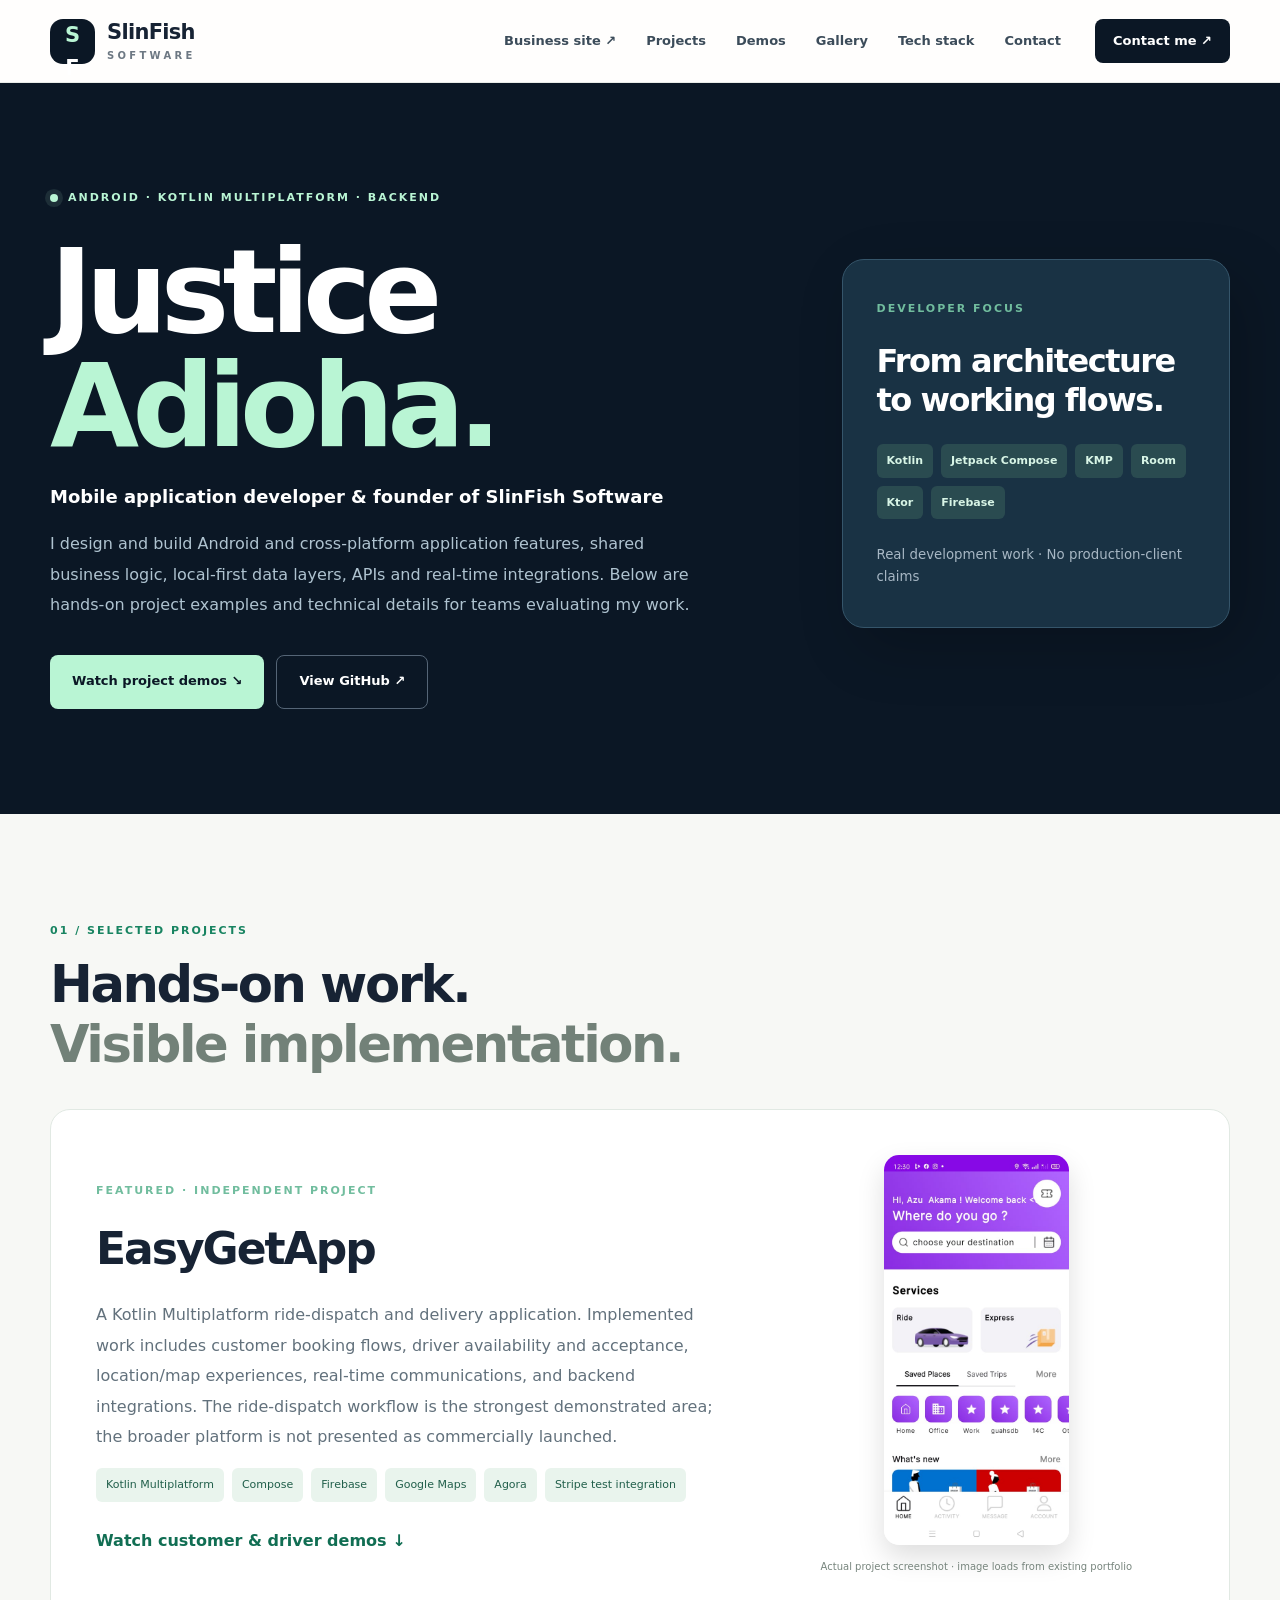
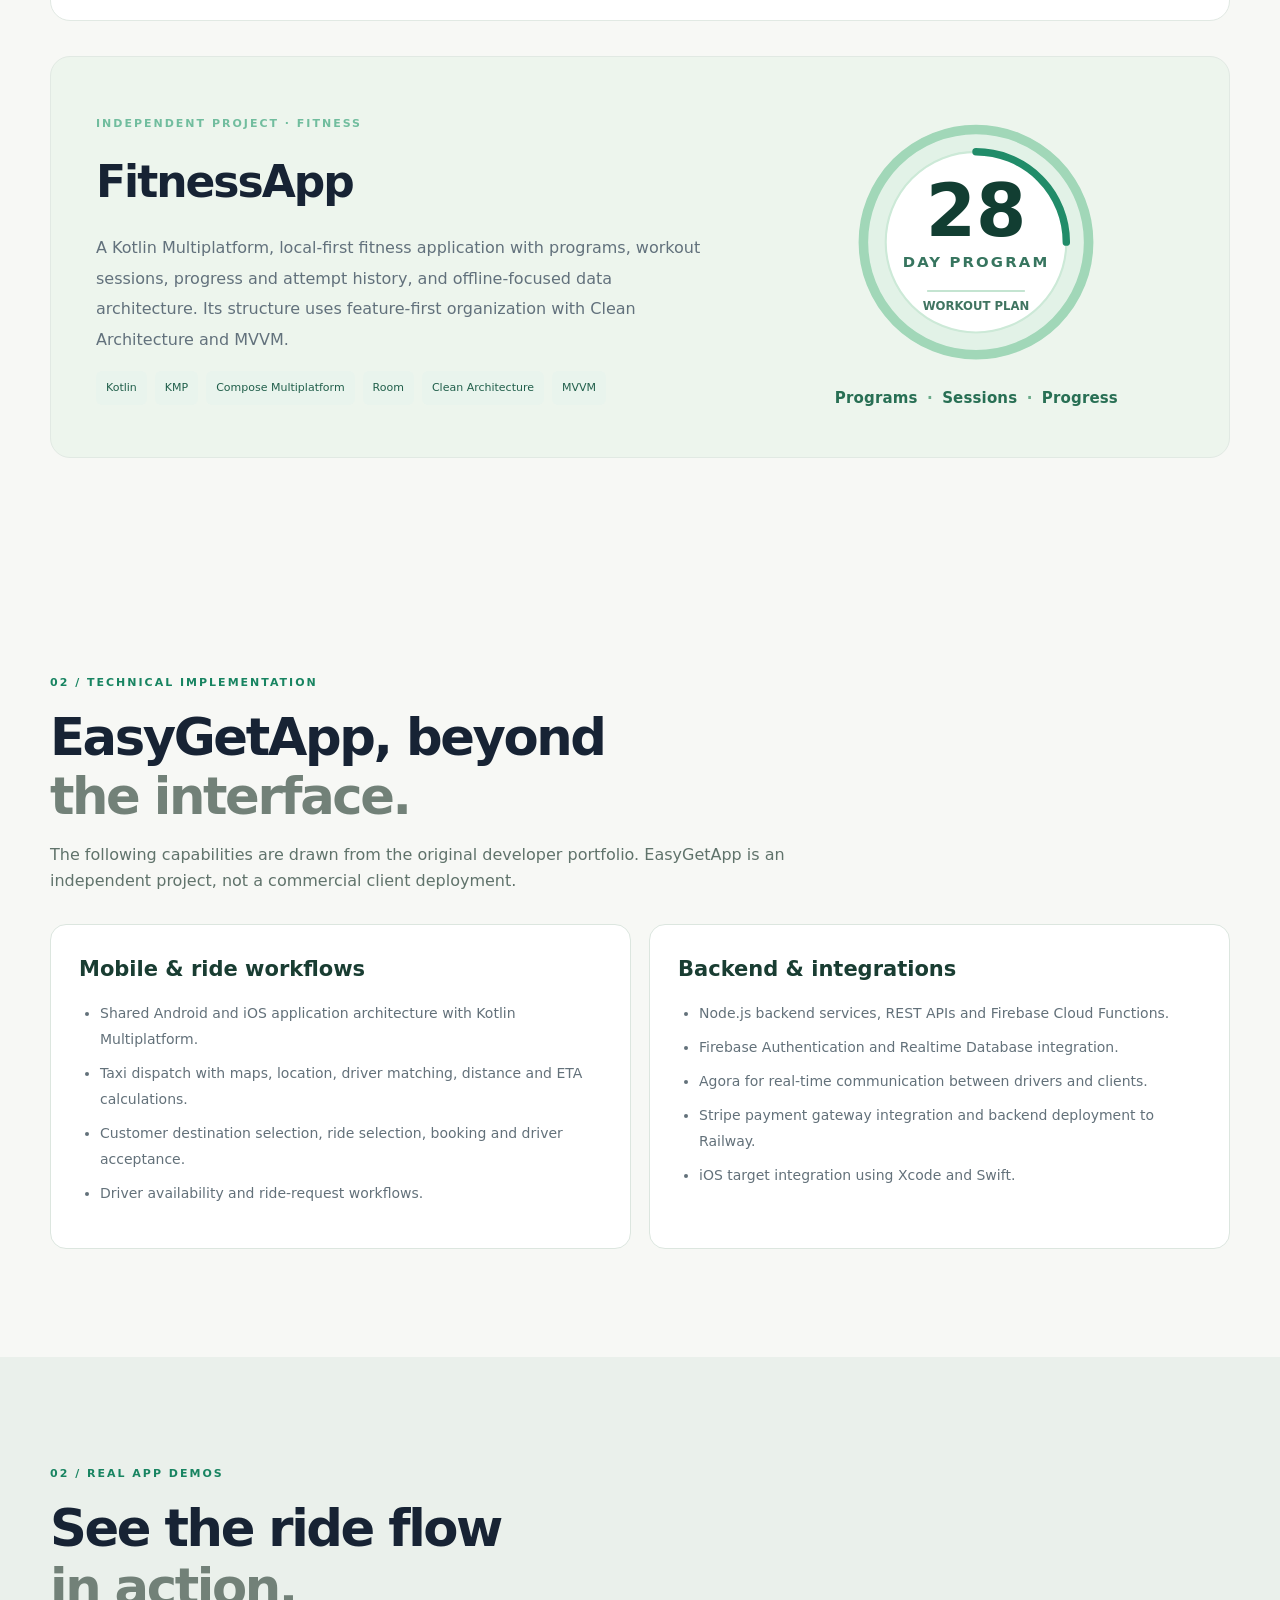
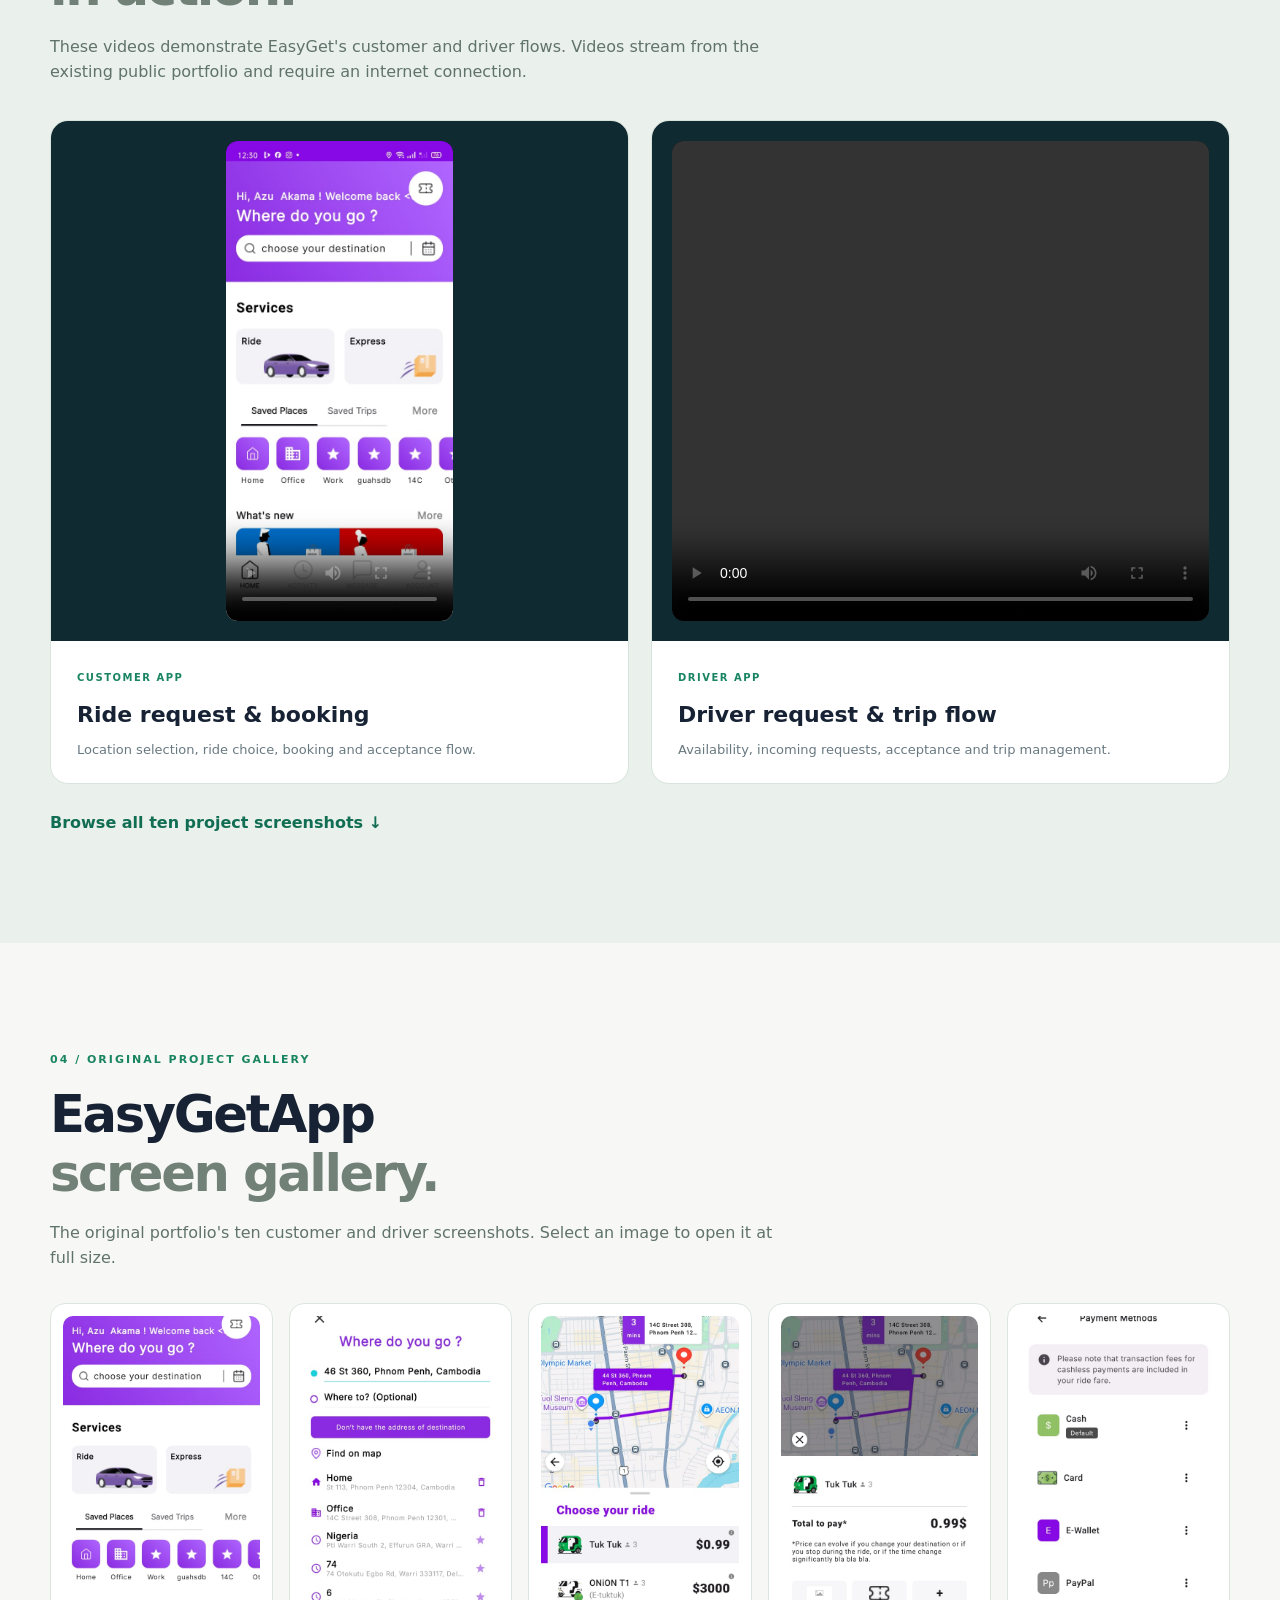
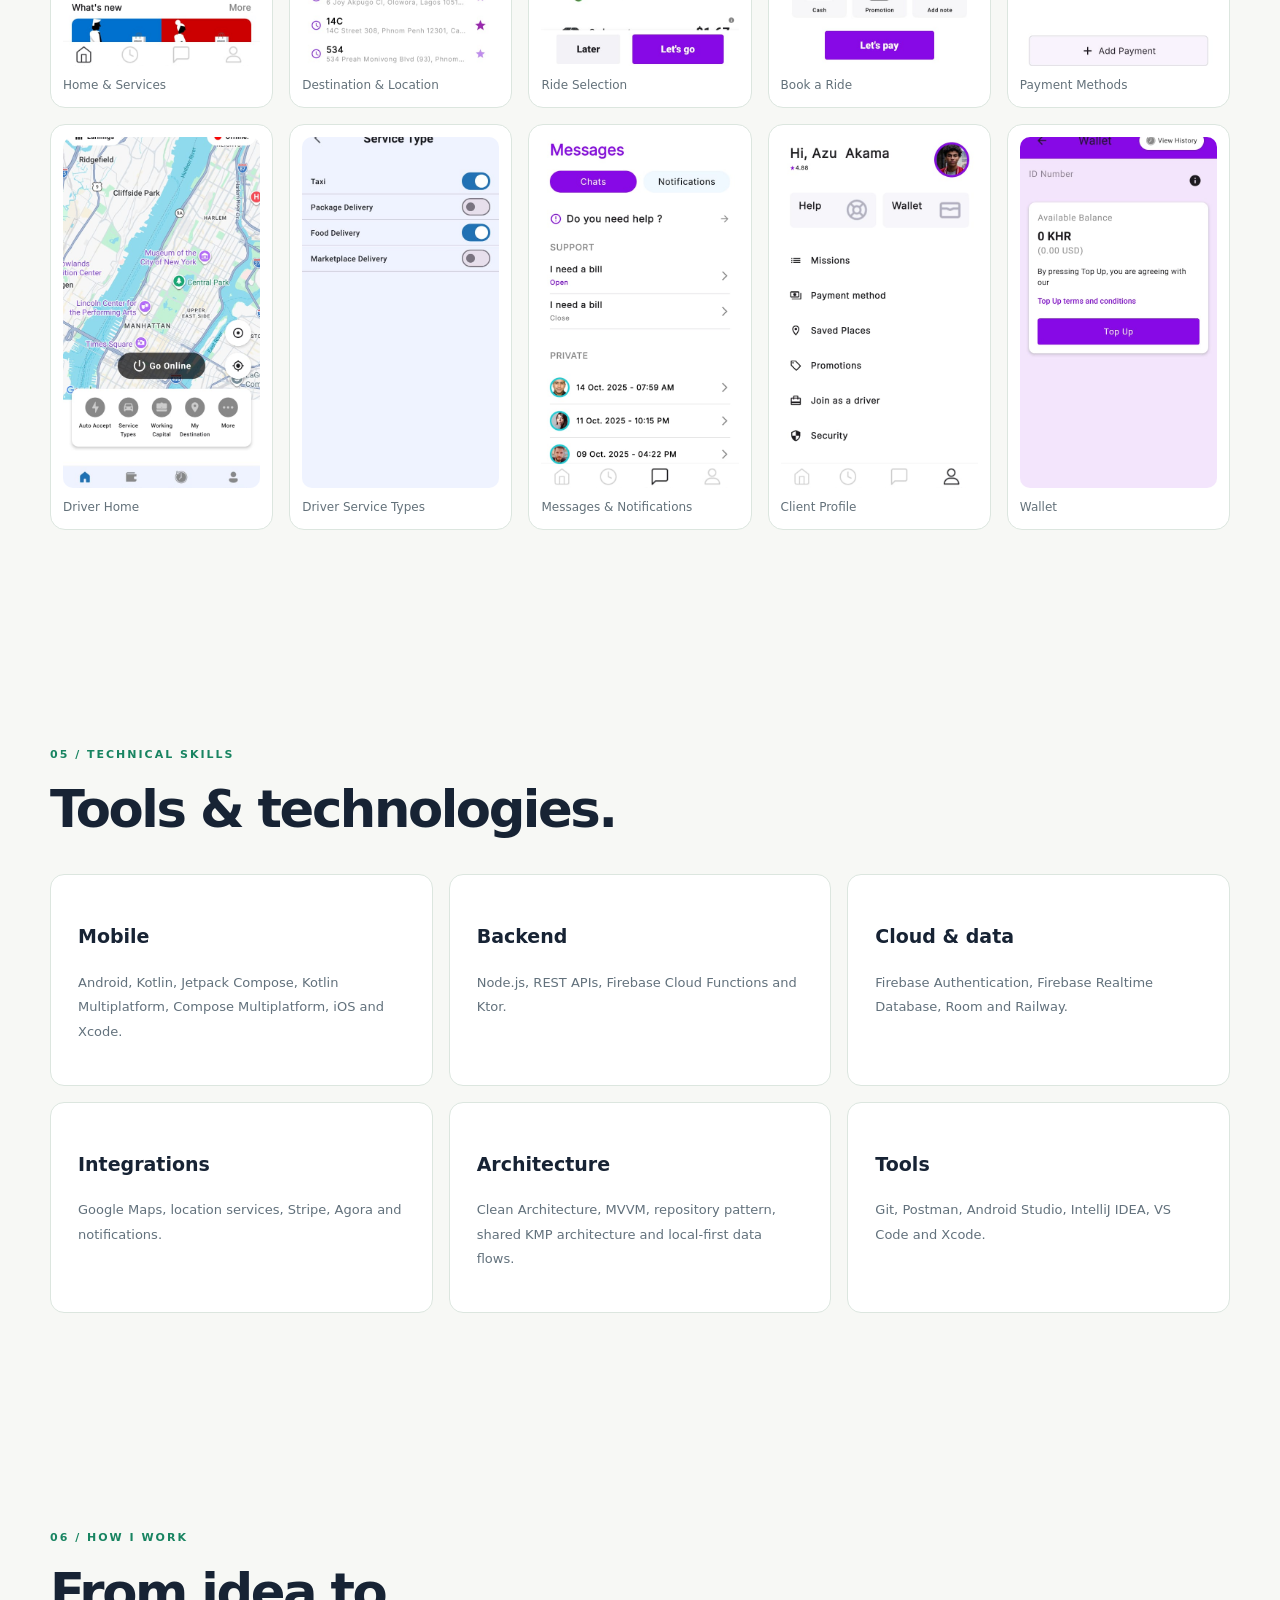
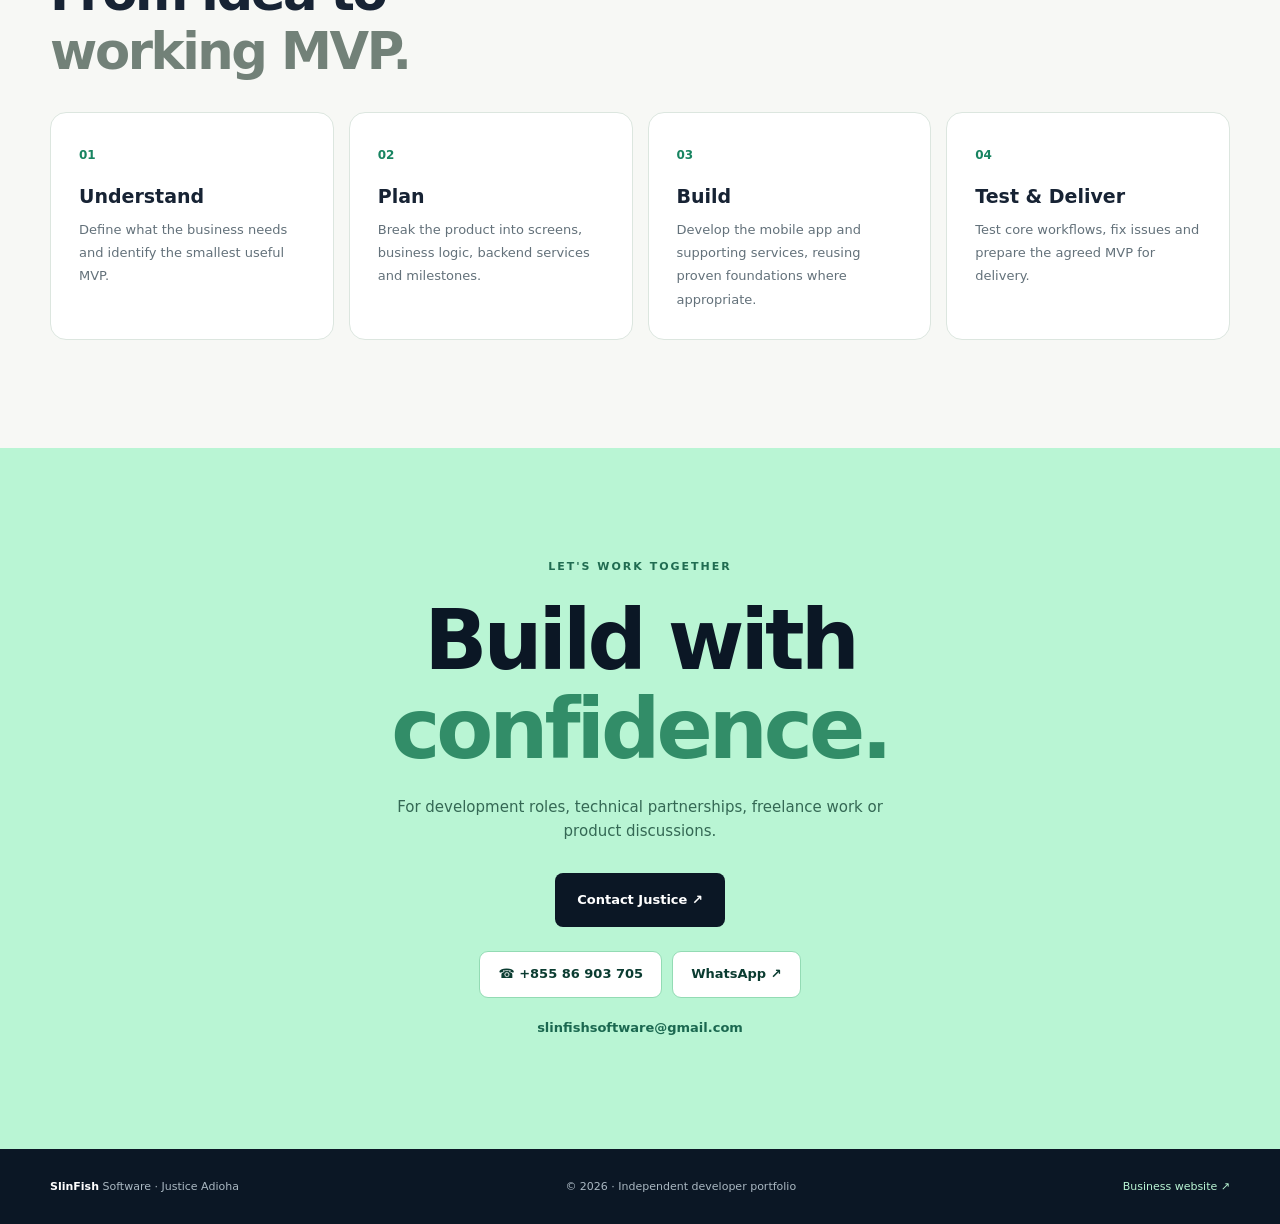
<file: developer.html>
<!doctype html>
<html lang="en"><head><meta charset="utf-8"><meta name="viewport" content="width=device-width, initial-scale=1">
<title>Justice Adioha | Android & Kotlin Multiplatform Developer</title>
<meta name="description" content="Justice Adioha, Android and Kotlin Multiplatform developer. Explore Kotlin mobile architecture, EasyGet demos and FitnessApp project work.">
<link rel="stylesheet" href="style.css"><link rel="stylesheet" href="developer.css"></head><body>
<header class="header"><div class="wrap nav"><a class="brand" href="index.html"><span class="brand-mark">S<span>F</span></span><span class="brand-text"><strong>SlinFish</strong><small>SOFTWARE</small></span></a><nav class="nav-links" id="main-nav"><a href="index.html">Business site ↗</a><a href="#projects">Projects</a><a href="#easyget-demo">Demos</a><a href="#gallery">Gallery</a><a href="#skills">Tech stack</a><a href="#contact">Contact</a></nav><a class="nav-cta" href="mailto:slinfishsoftware@gmail.com?subject=Developer%20collaboration">Contact me ↗</a><button class="menu-button" type="button" aria-controls="main-nav" aria-expanded="false" aria-label="Toggle menu">☰</button></div></header>
<main><section class="developer-hero"><div class="wrap developer-hero-grid"><div><p class="eyebrow"><span class="live-dot"></span> ANDROID · KOTLIN MULTIPLATFORM · BACKEND</p><h1>Justice<br><em>Adioha.</em></h1><p class="developer-role">Mobile application developer & founder of SlinFish Software</p><p class="developer-intro">I design and build Android and cross-platform application features, shared business logic, local-first data layers, APIs and real-time integrations. Below are hands-on project examples and technical details for teams evaluating my work.</p><div class="hero-actions"><a class="btn btn-mint" href="#easyget-demo">Watch project demos ↘</a><a class="btn btn-outline" href="https://github.com/SlinFish" target="_blank" rel="noopener noreferrer">View GitHub ↗</a></div></div><div class="dev-hero-card"><span>DEVELOPER FOCUS</span><strong>From architecture<br>to working flows.</strong><div class="dev-stack"><b>Kotlin</b><b>Jetpack Compose</b><b>KMP</b><b>Room</b><b>Ktor</b><b>Firebase</b></div><small>Real development work · No production-client claims</small></div></div></section>
<section id="projects" class="section dev-section"><div class="wrap"><p class="kicker">01 / SELECTED PROJECTS</p><h2>Hands-on work.<br><span>Visible implementation.</span></h2><div class="dev-project"><div class="dev-project-copy"><span class="dev-project-kicker">FEATURED · INDEPENDENT PROJECT</span><h3>EasyGetApp</h3><p>A Kotlin Multiplatform ride-dispatch and delivery application. Implemented work includes customer booking flows, driver availability and acceptance, location/map experiences, real-time communications, and backend integrations. The ride-dispatch workflow is the strongest demonstrated area; the broader platform is not presented as commercially launched.</p><div class="dev-pills"><span>Kotlin Multiplatform</span><span>Compose</span><span>Firebase</span><span>Google Maps</span><span>Agora</span><span>Stripe test integration</span></div><a class="dev-link" href="#easyget-demo">Watch customer & driver demos ↓</a></div><div class="dev-project-art"><img loading="lazy" src="assets/01-home-services.jpeg" alt="EasyGet app home screen showing services"><small>Actual project screenshot · image loads from existing portfolio</small></div></div><div class="dev-project dev-project-fitness"><div class="dev-project-copy"><span class="dev-project-kicker">INDEPENDENT PROJECT · FITNESS</span><h3>FitnessApp</h3><p>A Kotlin Multiplatform, local-first fitness application with programs, workout sessions, progress and attempt history, and offline-focused data architecture. Its structure uses feature-first organization with Clean Architecture and MVVM.</p><div class="dev-pills"><span>Kotlin</span><span>KMP</span><span>Compose Multiplatform</span><span>Room</span><span>Clean Architecture</span><span>MVVM</span></div></div><div class="dev-fitness-art" role="img" aria-label="FitnessApp program illustration: 28-day program, workouts, sessions and progress history">
  <svg class="fitness-illustration" viewBox="0 0 320 270" xmlns="http://www.w3.org/2000/svg" aria-hidden="true">
    <circle cx="160" cy="130" r="106" fill="#e2f2e7" stroke="#a1d7b8" stroke-width="9"/>
    <circle cx="160" cy="130" r="85" fill="#ffffff" stroke="#cce9d7" stroke-width="2"/>
    <path d="M160 45 A85 85 0 0 1 245 130" fill="none" stroke="#218c69" stroke-width="7" stroke-linecap="round"/>
    <text x="160" y="124" text-anchor="middle" fill="#123e32" font-size="68" font-weight="800" font-family="system-ui,Arial,sans-serif">28</text>
    <text x="160" y="153" text-anchor="middle" fill="#37755f" font-size="14" font-weight="800" letter-spacing="2" font-family="system-ui,Arial,sans-serif">DAY PROGRAM</text>
    <path d="M114 176 H206" stroke="#c4e4d1" stroke-width="2"/>
    <text x="160" y="194" text-anchor="middle" fill="#407461" font-size="11" font-family="system-ui,Arial,sans-serif">WORKOUT PLAN</text>
  </svg>
  <span class="fitness-illustration-caption">Programs <b>·</b> Sessions <b>·</b> Progress</span>
</div></div></div></section>
<section id="implementation" class="section dev-section"><div class="wrap">
  <p class="kicker">02 / TECHNICAL IMPLEMENTATION</p>
  <h2>EasyGetApp, beyond<br><span>the interface.</span></h2>
  <p class="dev-demo-lead">The following capabilities are drawn from the original developer portfolio. EasyGetApp is an independent project, not a commercial client deployment.</p>
  <div class="implementation-grid">
    <article><h3>Mobile & ride workflows</h3><ul>
      <li>Shared Android and iOS application architecture with Kotlin Multiplatform.</li>
      <li>Taxi dispatch with maps, location, driver matching, distance and ETA calculations.</li>
      <li>Customer destination selection, ride selection, booking and driver acceptance.</li>
      <li>Driver availability and ride-request workflows.</li>
    </ul></article>
    <article><h3>Backend & integrations</h3><ul>
      <li>Node.js backend services, REST APIs and Firebase Cloud Functions.</li>
      <li>Firebase Authentication and Realtime Database integration.</li>
      <li>Agora for real-time communication between drivers and clients.</li>
      <li>Stripe payment gateway integration and backend deployment to Railway.</li>
      <li>iOS target integration using Xcode and Swift.</li>
    </ul></article>
  </div>
</div></section>
<section id="easyget-demo" class="section dev-demo-section"><div class="wrap"><p class="kicker">02 / REAL APP DEMOS</p><h2>See the ride flow<br><span>in action.</span></h2><p class="dev-demo-lead">These videos demonstrate EasyGet's customer and driver flows. Videos stream from the existing public portfolio and require an internet connection.</p><div class="dev-demo-grid"><article class="dev-demo-card"><div class="dev-video"><video controls playsinline preload="metadata" poster="assets/01-home-services.jpeg"><source src="assets/ClientSide-Demo.mp4" type="video/mp4">Your browser does not support video playback.</video></div><div class="dev-demo-caption"><span>CUSTOMER APP</span><h3>Ride request & booking</h3><p>Location selection, ride choice, booking and acceptance flow.</p></div></article><article class="dev-demo-card"><div class="dev-video"><video controls playsinline preload="metadata"><source src="assets/DriverSide-Demo.mp4" type="video/mp4">Your browser does not support video playback.</video></div><div class="dev-demo-caption"><span>DRIVER APP</span><h3>Driver request & trip flow</h3><p>Availability, incoming requests, acceptance and trip management.</p></div></article></div><a class="dev-original" href="#gallery">Browse all ten project screenshots ↓</a></div></section>
<section id="gallery" class="section dev-section"><div class="wrap"><p class="kicker">04 / ORIGINAL PROJECT GALLERY</p><h2>EasyGetApp<br><span>screen gallery.</span></h2><p class="dev-demo-lead">The original portfolio's ten customer and driver screenshots. Select an image to open it at full size.</p><div class="dev-gallery-grid"><figure><a href="assets/01-home-services.jpeg" target="_blank" rel="noopener noreferrer" aria-label="Open full-size Home & Services screenshot"><img loading="lazy" src="assets/01-home-services.jpeg" alt="EasyGetApp Home & Services screenshot"></a><figcaption>Home & Services</figcaption></figure><figure><a href="assets/02-destination-location.jpeg" target="_blank" rel="noopener noreferrer" aria-label="Open full-size Destination & Location screenshot"><img loading="lazy" src="assets/02-destination-location.jpeg" alt="EasyGetApp Destination & Location screenshot"></a><figcaption>Destination & Location</figcaption></figure><figure><a href="assets/03-ride-selection.jpeg" target="_blank" rel="noopener noreferrer" aria-label="Open full-size Ride Selection screenshot"><img loading="lazy" src="assets/03-ride-selection.jpeg" alt="EasyGetApp Ride Selection screenshot"></a><figcaption>Ride Selection</figcaption></figure><figure><a href="assets/04-book-a-ride.jpeg" target="_blank" rel="noopener noreferrer" aria-label="Open full-size Book a Ride screenshot"><img loading="lazy" src="assets/04-book-a-ride.jpeg" alt="EasyGetApp Book a Ride screenshot"></a><figcaption>Book a Ride</figcaption></figure><figure><a href="assets/05-payment-methods.jpeg" target="_blank" rel="noopener noreferrer" aria-label="Open full-size Payment Methods screenshot"><img loading="lazy" src="assets/05-payment-methods.jpeg" alt="EasyGetApp Payment Methods screenshot"></a><figcaption>Payment Methods</figcaption></figure><figure><a href="assets/06-driver-home.jpeg" target="_blank" rel="noopener noreferrer" aria-label="Open full-size Driver Home screenshot"><img loading="lazy" src="assets/06-driver-home.jpeg" alt="EasyGetApp Driver Home screenshot"></a><figcaption>Driver Home</figcaption></figure><figure><a href="assets/07-driver-services.jpeg" target="_blank" rel="noopener noreferrer" aria-label="Open full-size Driver Service Types screenshot"><img loading="lazy" src="assets/07-driver-services.jpeg" alt="EasyGetApp Driver Service Types screenshot"></a><figcaption>Driver Service Types</figcaption></figure><figure><a href="assets/08-messages.jpeg" target="_blank" rel="noopener noreferrer" aria-label="Open full-size Messages & Notifications screenshot"><img loading="lazy" src="assets/08-messages.jpeg" alt="EasyGetApp Messages & Notifications screenshot"></a><figcaption>Messages & Notifications</figcaption></figure><figure><a href="assets/09-profile.jpeg" target="_blank" rel="noopener noreferrer" aria-label="Open full-size Client Profile screenshot"><img loading="lazy" src="assets/09-profile.jpeg" alt="EasyGetApp Client Profile screenshot"></a><figcaption>Client Profile</figcaption></figure><figure><a href="assets/10-wallet.jpeg" target="_blank" rel="noopener noreferrer" aria-label="Open full-size Wallet screenshot"><img loading="lazy" src="assets/10-wallet.jpeg" alt="EasyGetApp Wallet screenshot"></a><figcaption>Wallet</figcaption></figure></div></div></section>
<section id="skills" class="section dev-section"><div class="wrap"><p class="kicker">05 / TECHNICAL SKILLS</p><h2>Tools & technologies.</h2><div class="dev-skill-grid">
<article><h3>Mobile</h3><p>Android, Kotlin, Jetpack Compose, Kotlin Multiplatform, Compose Multiplatform, iOS and Xcode.</p></article>
<article><h3>Backend</h3><p>Node.js, REST APIs, Firebase Cloud Functions and Ktor.</p></article>
<article><h3>Cloud & data</h3><p>Firebase Authentication, Firebase Realtime Database, Room and Railway.</p></article>
<article><h3>Integrations</h3><p>Google Maps, location services, Stripe, Agora and notifications.</p></article>
<article><h3>Architecture</h3><p>Clean Architecture, MVVM, repository pattern, shared KMP architecture and local-first data flows.</p></article>
<article><h3>Tools</h3><p>Git, Postman, Android Studio, IntelliJ IDEA, VS Code and Xcode.</p></article>
</div></div></section>
<section id="process" class="section dev-section"><div class="wrap"><p class="kicker">06 / HOW I WORK</p><h2>From idea to<br><span>working MVP.</span></h2><div class="dev-process-grid">
<article><b>01</b><h3>Understand</h3><p>Define what the business needs and identify the smallest useful MVP.</p></article>
<article><b>02</b><h3>Plan</h3><p>Break the product into screens, business logic, backend services and milestones.</p></article>
<article><b>03</b><h3>Build</h3><p>Develop the mobile app and supporting services, reusing proven foundations where appropriate.</p></article>
<article><b>04</b><h3>Test & Deliver</h3><p>Test core workflows, fix issues and prepare the agreed MVP for delivery.</p></article>
</div></div></section>
<section id="contact" class="contact-section"><div class="wrap contact-inner"><p class="kicker">LET'S WORK TOGETHER</p><h2>Build with<br><em>confidence.</em></h2><p>For development roles, technical partnerships, freelance work or product discussions.</p><a class="btn btn-dark" href="mailto:slinfishsoftware@gmail.com?subject=Developer%20collaboration">Contact Justice ↗</a><div class="contact-methods"><a href="tel:+85586903705">☎ +855 86 903 705</a><a href="https://wa.me/85586903705?text=Hello%20Justice%2C%20I%27d%20like%20to%20discuss%20a%20software%20project." target="_blank" rel="noopener noreferrer">WhatsApp ↗</a></div><a class="contact-email" href="mailto:slinfishsoftware@gmail.com">slinfishsoftware@gmail.com</a></div></section></main><footer class="footer"><div class="wrap footer-inner"><span><strong>SlinFish</strong> Software · Justice Adioha</span><span>© 2026 · Independent developer portfolio</span><a href="index.html">Business website ↗</a></div></footer>
<script>const b=document.querySelector('.menu-button'),n=document.querySelector('.nav-links');b.addEventListener('click',()=>{const o=n.classList.toggle('open');b.setAttribute('aria-expanded',String(o))});n.querySelectorAll('a').forEach(a=>a.addEventListener('click',()=>{n.classList.remove('open');b.setAttribute('aria-expanded','false')}));</script>
</body></html>
</file>
<file: style.css>
:root{--navy:#0b1725;--navy2:#102337;--mint:#b9f5d4;--mint2:#7bdbb5;--paper:#f7f8f5;--ink:#172334;--muted:#627080;--border:#e0e6e2;--max:1180px}*{box-sizing:border-box}html{scroll-behavior:smooth}body{margin:0;font-family:Inter,ui-sans-serif,system-ui,-apple-system,'Segoe UI',sans-serif;color:var(--ink);background:var(--paper);line-height:1.6}a{color:inherit;text-decoration:none}.wrap{width:min(var(--max),calc(100% - 64px));margin:auto}.header{position:sticky;top:0;z-index:40;background:#fffefdf5;border-bottom:1px solid #e9ece8;backdrop-filter:blur(16px)}.nav{display:flex;align-items:center;min-height:82px;gap:34px}.brand{display:flex;align-items:center;gap:12px;margin-right:auto}.brand-mark{display:grid;place-items:center;width:45px;height:45px;border-radius:13px;background:var(--navy);color:var(--mint);font-size:21px;font-weight:900;letter-spacing:-3px;padding-right:3px}.brand-mark span{color:white}.brand-text{display:flex;flex-direction:column;line-height:1.1}.brand-text strong{font-size:21px;letter-spacing:-.7px}.brand-text small{font-size:10px;letter-spacing:3.3px;color:#6d7883;font-weight:800;margin-top:5px}.nav-links{display:flex;gap:30px;font-size:13px;font-weight:650;color:#3c4c5a}.nav-links a:hover{color:#1a916b}.nav-cta{padding:12px 18px;background:var(--navy);border-radius:8px;color:white;font-size:13px;font-weight:800;white-space:nowrap}.nav-cta span{margin-left:8px;color:var(--mint)}.menu-button{display:none}.hero{background:var(--navy);color:white;overflow:hidden}.hero-grid{display:grid;grid-template-columns:1.15fr .85fr;min-height:660px;align-items:center;gap:36px}.hero-content{padding:76px 0 66px;position:relative;z-index:2}.eyebrow,.kicker{font-size:11px;font-weight:900;letter-spacing:2px}.eyebrow{color:var(--mint);display:flex;align-items:center;gap:10px}.live-dot{width:8px;height:8px;background:var(--mint);border-radius:50%;box-shadow:0 0 0 5px #b9f5d41a}.hero h1{font-size:clamp(48px,5.4vw,79px);line-height:1.085;letter-spacing:-4.3px;margin:30px 0 23px;font-weight:800}.hero h1 em,.contact-inner h2 em{font-style:normal;color:var(--mint)}.period{color:var(--mint)}.hero-lead{font-size:17px;max-width:565px;color:#b9c8d4;line-height:1.8}.hero-actions{display:flex;flex-wrap:wrap;gap:12px;margin-top:34px}.btn{display:inline-flex;align-items:center;justify-content:space-between;gap:24px;padding:15px 22px;border-radius:8px;font-size:13px;font-weight:800;min-height:54px}.btn-mint{background:var(--mint);color:var(--navy)}.btn-outline{border:1px solid #556576;color:white}.btn:hover,.nav-cta:hover{transform:translateY(-2px);transition:transform .2s}.hero-bottom{display:flex;gap:25px;margin-top:64px;flex-wrap:wrap;color:#9eb0c0;font-size:11px}.hero-bottom b{color:var(--mint);margin-right:5px}.hero-art{height:600px;position:relative;display:grid;place-items:center}.orbit{position:absolute;border:1px solid #ffffff17;border-radius:50%}.orbit-one{width:520px;height:520px}.orbit-two{width:710px;height:710px}.phone-shell{position:relative;width:267px;height:525px;border:8px solid #334457;border-radius:41px;background:#07111d;box-shadow:20px 30px 90px #0009;transform:rotate(7deg);padding:8px}.phone-speaker{position:absolute;top:14px;left:95px;width:62px;height:12px;border-radius:12px;background:#07111d;z-index:2}.phone-screen{height:100%;border-radius:27px;overflow:hidden;background:#f8faf8;color:#1d3140}.phone-top{display:flex;justify-content:space-between;padding:12px 17px 0;font-size:9px;font-weight:900}.phone-brand{display:flex;align-items:center;gap:9px;padding:17px 17px 13px;font-size:10px;line-height:1.3}.phone-brand b{font-size:16px}.phone-logo{display:grid;place-items:center;width:34px;height:34px;background:#154e45;border-radius:11px;color:white;font-size:19px;font-weight:900}.phone-map{height:205px;background:linear-gradient(135deg,#dcece4,#e9f0e6);position:relative;overflow:hidden}.road{position:absolute;background:#fff;border:1px solid #e0e6dc;transform:rotate(-25deg);width:400px;height:28px;left:-70px}.road-a{top:30px}.road-b{top:105px}.road-c{top:174px}.pin{position:absolute;z-index:2;background:#0b735c;color:white;width:26px;height:26px;display:grid;place-items:center;border:4px solid white;border-radius:50%;font-size:8px}.pin-a{top:50px;left:60px}.pin-b{top:145px;left:165px;background:#172c43}.map-path{position:absolute;top:84px;left:81px;width:118px;height:78px;border-left:5px dashed #128568;border-bottom:5px dashed #128568;transform:rotate(-20deg);border-radius:0 0 0 30px}.phone-panel{padding:17px}.phone-kicker{font-size:8px;color:#5a8576;font-weight:900;letter-spacing:1.5px}.phone-panel strong{display:block;font-size:15px;margin:3px 0 16px}.progress{height:6px;background:#e3eae6;border-radius:9px;overflow:hidden}.progress span{display:block;width:83%;height:100%;background:#1a9a75;border-radius:9px}.phone-metrics{display:flex;justify-content:space-between;margin-top:20px}.phone-metrics span{display:flex;flex-direction:column;font-size:9px}.phone-metrics small{font-size:8px;color:#6d847d}.floating-chip{position:absolute;z-index:3;background:#fff;color:#172334;box-shadow:0 20px 50px #0003;border-radius:13px;display:flex;align-items:center;gap:13px;padding:13px 17px;font-size:10px;line-height:1.5}.floating-chip b{font-size:12px}.chip-top{top:98px;left:0;transform:rotate(-6deg)}.chip-bottom{bottom:100px;right:-20px;transform:rotate(3deg)}.chip-icon{display:grid;place-items:center;width:34px;height:34px;border-radius:9px;background:#e5f9ed;color:#0b735c;font-size:20px}.status-circle{display:grid;place-items:center;width:33px;height:33px;background:#d7f8e6;color:#09644d;border-radius:50%;font-size:17px;font-weight:900}.art-caption{position:absolute;bottom:16px;right:0;font-size:9px;color:#8397a8}.ticker{background:#d6f4e5}.ticker-inner{min-height:66px;display:flex;justify-content:space-between;align-items:center;gap:22px;font-size:10px;letter-spacing:1.1px;font-weight:850;color:#225743}.ticker i{color:#5dbe9b;font-style:normal;padding:0 5px}.section{padding:108px 0}.section-top{display:flex;justify-content:space-between;gap:50px;align-items:end;margin-bottom:42px}.kicker{color:#188461;margin:0 0 16px}.section h2,.about-section h2{font-size:clamp(35px,4vw,53px);line-height:1.16;letter-spacing:-2.4px;margin:0;font-weight:800}.section h2 span,.about-section h2 span{color:#728178}.section-aside{max-width:360px;color:#697781;font-size:14px;margin:0 0 6px;line-height:1.8}.services-section{background:#f7f8f5}.service-grid{display:grid;grid-template-columns:repeat(4,1fr);gap:14px}.service-card{min-height:340px;display:flex;flex-direction:column;background:#fff;border:1px solid var(--border);border-radius:14px;padding:26px 23px}.service-feature{background:var(--navy);color:white;border-color:var(--navy)}.service-icon{width:47px;height:47px;border-radius:11px;background:#e7f7ee;color:#0b7657;display:grid;place-items:center;font-size:27px;font-weight:700;margin-bottom:30px}.service-feature .service-icon{background:#254d45;color:var(--mint)}.service-index{font-size:9px;letter-spacing:1.5px;font-weight:850;color:#729083}.service-feature .service-index{color:#94d8b9}.service-card h3{font-size:21px;line-height:1.25;letter-spacing:-.6px;margin:11px 0}.service-card p{font-size:12px;line-height:1.8;color:#71808a;margin:0 0 20px}.service-feature p{color:#b8c8d1}.service-card>a{margin-top:auto;font-size:11px;font-weight:850;color:#0d7a5a}.service-feature>a{color:var(--mint)}.service-tags{display:flex;gap:5px;flex-wrap:wrap;margin:0 0 24px}.service-tags span{font-size:9px;background:#233f49;border-radius:4px;padding:4px 7px;color:#d5f4e6}.services-footnote{text-align:center;color:#66767d;font-size:12px;margin:25px 0 0}.services-footnote a{color:#0a7958;font-weight:800}.work-section{background:#eaf0eb}.work-grid{display:grid;grid-template-columns:1.45fr 1fr;gap:17px}.work-card{border-radius:16px;overflow:hidden;background:#fff}.work-main{display:grid;grid-template-columns:1.1fr .9fr;min-height:435px}.work-copy{padding:32px}.work-topline{display:flex;justify-content:space-between;gap:12px;align-items:center}.work-badge{font-size:9px;font-weight:900;letter-spacing:1.1px;color:#176e55}.work-state{font-size:8px;font-weight:900;letter-spacing:.6px;color:#8a947e;white-space:nowrap}.work-state i{display:inline-block;width:6px;height:6px;background:#96cba8;border-radius:50%;margin-right:4px}.work-card h3{font-size:40px;line-height:1.1;letter-spacing:-2px;margin:50px 0 15px}.work-card h3 span{color:#1d9b70}.work-card p{font-size:12px;line-height:1.85;color:#63717a}.work-tech{display:flex;flex-wrap:wrap;gap:6px;margin:20px 0}.work-tech span{padding:5px 8px;background:#edf4ef;color:#3b6755;border-radius:5px;font-size:9px;font-weight:750}.work-copy>a{display:inline-block;font-size:12px;font-weight:850;color:#137b5a;margin-top:20px}.work-visual{position:relative;display:grid;place-items:center;background:#153d3b;overflow:hidden}.route-map{position:relative;width:90%;height:78%;border-radius:14px;background:repeating-linear-gradient(25deg,#26544d 0,#26544d 17px,#2b5c54 18px,#2b5c54 22px);border:1px solid #51867a}.route-line{position:absolute;top:26%;left:28%;height:47%;width:40%;border-bottom:6px dashed #b5f1d2;border-left:6px dashed #b5f1d2;border-radius:0 0 0 30px;transform:rotate(-10deg)}.route-node{position:absolute;width:34px;height:34px;border-radius:50%;display:grid;place-items:center;background:#b9f5d4;color:#15483d;font-size:13px;font-weight:900;border:4px solid #fff}.node-one{top:20%;left:23%}.node-two{top:70%;right:22%;background:#fff}.route-label{position:absolute;bottom:10%;left:10%;color:#bce9d5;font-size:12px}.route-label strong{display:block;font-size:20px;color:#fff}.work-visual-note{position:absolute;bottom:8px;right:10px;color:#c0d6d0;font-size:8px}.fitness-card{display:flex;flex-direction:column}.fitness-art{height:188px;background:#dcefe5;display:flex;justify-content:center;align-items:center;gap:55px}.fitness-ring{width:134px;height:134px;border-radius:50%;background:conic-gradient(#288a67 0 77%,#bbd9c9 77% 100%);display:grid;place-items:center}.fitness-ring>span{width:108px;height:108px;background:#e9f5ed;border-radius:50%;display:flex;align-items:center;justify-content:center;flex-direction:column;font-size:37px;line-height:1;font-weight:900;color:#1b5f49}.fitness-ring small{font-size:8px;letter-spacing:1.2px;margin-top:10px}.fitness-bars{display:flex;gap:7px;align-items:end;height:100px}.fitness-bars span{display:block;width:10px;height:35px;border-radius:7px;background:#89cdb0}.fitness-bars span:nth-child(2){height:56px}.fitness-bars span:nth-child(3){height:45px}.fitness-bars span:nth-child(4){height:77px;background:#2a946d}.fitness-bars span:nth-child(5){height:63px}.fitness-bars span:nth-child(6){height:85px;background:#2a946d}.fitness-bars span:nth-child(7){height:69px}.fitness-copy{padding:25px 30px}.fitness-copy h3{font-size:31px;margin:18px 0 12px}.process-section{background:#fff}.steps{display:grid;grid-template-columns:repeat(4,1fr);gap:15px}.step{border-top:2px solid #b2d9c4;padding:25px 12px 0 0}.step>span{color:#1c8c68;font-size:12px;font-weight:900}.step h3{font-size:20px;margin:16px 0 8px}.step p{font-size:13px;color:#6c7a80;margin:0;max-width:230px}.pricing-section{background:#f7f8f5}.pricing-grid{display:grid;grid-template-columns:repeat(3,1fr);gap:15px}.pricing-card{background:#fff;border:1px solid var(--border);border-radius:14px;padding:30px;min-height:235px;display:flex;flex-direction:column}.pricing-card>span{font-size:10px;color:#258564;font-weight:900;letter-spacing:1.4px}.pricing-card h3{font-size:37px;letter-spacing:-2px;margin:18px 0 7px}.pricing-card p{color:#6d7b84;font-size:13px;margin:0 0 22px}.pricing-card>a{margin-top:auto;font-size:12px;font-weight:850;color:#0d7e5a}.pricing-highlight{background:#e4f5e9;border-color:#abd8bf}.pricing-note{font-size:12px;color:#76837b;margin:18px 0 0}.about-section{padding:100px 0;background:#e8efe9}.about-grid{display:grid;grid-template-columns:1fr 1fr;gap:70px}.about-grid>div:nth-child(2){padding-top:24px}.about-grid p:not(.kicker){font-size:15px;line-height:1.9;color:#596b65}.about-links{display:flex;gap:22px;margin-top:25px;font-weight:850;color:#0c7957;font-size:13px}.contact-section{background:#b9f5d4;text-align:center;padding:110px 0}.contact-inner .kicker{color:#206c51}.contact-inner h2{font-size:clamp(48px,7vw,83px);line-height:1.08;letter-spacing:-4px;margin:20px 0;color:var(--navy)}.contact-inner h2 em{color:#328d68}.contact-inner>p:not(.kicker){max-width:520px;margin:0 auto 30px;color:#346854;font-size:15px}.btn-dark{background:var(--navy);color:white}.contact-email{display:block;margin-top:20px;font-size:13px;font-weight:750;color:#1b6850}.footer{background:#0b1725;color:#aab8c2;padding:29px 0}.footer-inner{display:flex;justify-content:space-between;align-items:center;gap:20px;font-size:11px}.footer strong{color:white}.footer a{color:#b9f5d4}
@media(max-width:1100px){.hero-grid{grid-template-columns:1fr .8fr}.hero h1{font-size:60px}.service-grid{grid-template-columns:repeat(2,1fr)}.work-grid{grid-template-columns:1fr}.work-main{grid-template-columns:1.2fr .8fr}.nav-links{gap:17px}}
@media(max-width:760px){.wrap{width:min(var(--max),calc(100% - 34px))}.nav{min-height:72px}.brand-text strong{font-size:18px}.nav-cta{margin-left:auto;padding:11px}.menu-button{display:block;border:0;background:none;font-size:23px;color:var(--navy);cursor:pointer}.nav-links{display:none;position:absolute;left:0;right:0;top:72px;background:white;padding:22px;box-shadow:0 12px 22px #0002;flex-direction:column;gap:18px}.nav-links.open{display:flex}.hero-grid{grid-template-columns:1fr;gap:0}.hero-content{padding:72px 0 12px}.hero h1{font-size:clamp(43px,9vw,66px);letter-spacing:-2.8px}.hero-art{height:475px}.phone-shell{transform:rotate(5deg) scale(.77)}.chip-top{top:70px;left:3%}.chip-bottom{bottom:45px;right:3%}.hero-bottom{margin-top:37px}.ticker-inner{flex-wrap:wrap;justify-content:center;padding:17px 0;min-height:0;gap:12px}.ticker-inner span{font-size:9px}.section{padding:75px 0}.section-top{display:block}.section-aside{margin-top:19px;max-width:520px}.work-main{grid-template-columns:1fr}.work-visual{height:230px}.steps,.pricing-grid{grid-template-columns:repeat(2,1fr)}.about-grid{grid-template-columns:1fr;gap:10px}.about-grid>div:nth-child(2){padding-top:0}.footer-inner{flex-wrap:wrap}.contact-section{padding:80px 0}}
@media(max-width:500px){.nav-cta{font-size:11px;padding:10px 11px}.nav-cta span{display:none}.hero-actions{flex-direction:column;align-items:stretch}.hero-actions .btn{justify-content:space-between}.hero-bottom{gap:12px}.hero-bottom span{font-size:10px}.service-grid,.steps,.pricing-grid{grid-template-columns:1fr}.service-card{min-height:270px}.section h2,.about-section h2{font-size:38px}.work-copy{padding:24px}.work-card h3{margin-top:35px}.floating-chip{transform:none}.chip-top{left:0}.chip-bottom{right:0}.fitness-art{gap:25px}.footer-inner{flex-direction:column;align-items:start}.contact-inner h2{letter-spacing:-2px}}

/* Client-friendly demo and contact actions */
.work-copy>a.demo-button{display:inline-flex;align-items:center;gap:18px;background:var(--navy);color:#fff;padding:15px 22px;border-radius:10px;font-size:15px;font-weight:850;margin-top:14px;box-shadow:0 8px 22px #0b172526;transition:transform .2s,background .2s}
.work-copy>a.demo-button:hover{transform:translateY(-2px);background:#1a4e43}
.work-copy>a.demo-button span{color:var(--mint);font-size:19px}
.contact-methods{display:flex;justify-content:center;flex-wrap:wrap;gap:10px;margin:24px auto 0}
.contact-methods a,.contact-methods span{display:inline-flex;align-items:center;padding:12px 18px;background:#fff;border-radius:9px;font-size:13px;font-weight:850;color:#0b3c31;border:1px solid #93dbb4}
.contact-methods a:hover{background:#eafff3}
.contact-methods .telegram-pending{opacity:.65;border-style:dashed;cursor:default}
@media(max-width:500px){.work-copy>a.demo-button{width:100%;justify-content:center}.contact-methods{flex-direction:column}.contact-methods a,.contact-methods span{justify-content:center}}

/* Structured inquiry: lightweight and responsive, no external form service */
.inquiry-form{max-width:790px;margin:30px auto 0;text-align:left;background:#ffffff;border:1px solid #91d5b0;border-radius:16px;padding:28px;box-shadow:0 12px 35px #0b172514}
.inquiry-grid{display:grid;grid-template-columns:repeat(2,minmax(0,1fr));gap:17px}
.inquiry-form label{display:flex;flex-direction:column;gap:7px;font-size:13px;font-weight:750;color:#173e32;margin-bottom:17px}
.inquiry-form input,.inquiry-form select,.inquiry-form textarea{width:100%;border:1px solid #bdd4c8;border-radius:8px;padding:12px 13px;background:#fff;color:#172334;font:inherit;font-weight:400;min-height:46px}
.inquiry-form textarea{resize:vertical;min-height:120px}
.inquiry-form input:focus,.inquiry-form select:focus,.inquiry-form textarea:focus{outline:2px solid #218c69;outline-offset:2px}
.inquiry-form button{border:0;cursor:pointer}
.inquiry-note{font-size:12px!important;color:#4c6e60!important;margin:14px 0 0!important;max-width:none!important}
@media(max-width:600px){.inquiry-form{padding:19px}.inquiry-grid{grid-template-columns:1fr;gap:0}.inquiry-form button{width:100%;justify-content:center}}

/* FormSubmit AJAX delivery state */
.inquiry-honeypot{position:absolute!important;left:-10000px!important;width:1px;height:1px;overflow:hidden}
.inquiry-form button:disabled{opacity:.65;cursor:wait}
.inquiry-status{min-height:1.5em;margin:14px 0 0;font-size:13px;font-weight:700}
.inquiry-success{color:#126044}
.inquiry-error{color:#9d2828}

/* Contact section uses .contact-inner label/input rules from the legacy contact design.
   Explicit, higher-specificity form selectors keep controls in a responsive card. */
.contact-section .contact-inner .inquiry-form{display:block;width:100%;max-width:790px;margin:30px auto 0;padding:28px;text-align:left;background:#fff;border:1px solid #91d5b0;border-radius:16px;box-shadow:0 12px 35px #0b172514}
.contact-section .contact-inner .inquiry-grid{display:grid;grid-template-columns:repeat(2,minmax(0,1fr));gap:0 18px;align-items:start}
.contact-section .contact-inner .inquiry-form label{display:flex;flex-direction:column;align-items:stretch;gap:7px;width:100%;min-width:0;margin:0 0 18px;text-align:left;font-size:14px;line-height:1.45;font-weight:700;color:#173e32}
.contact-section .contact-inner .inquiry-form input,.contact-section .contact-inner .inquiry-form select,.contact-section .contact-inner .inquiry-form textarea{display:block;width:100%;max-width:100%;min-width:0;margin:0;padding:12px 13px;border:1px solid #bdd4c8;border-radius:8px;background:#fff;color:#172334;font:inherit;font-size:16px;font-weight:400;line-height:1.4;min-height:46px;box-sizing:border-box}
.contact-section .contact-inner .inquiry-form textarea{min-height:130px;resize:vertical}
.contact-section .contact-inner .inquiry-form .inquiry-honeypot{display:none!important}
.contact-section .contact-inner .inquiry-form button{display:inline-flex;align-items:center;justify-content:center;max-width:100%;font-size:15px}
.contact-section .contact-inner .inquiry-form .inquiry-note{font-size:12px!important;line-height:1.6;margin:14px 0 0!important;color:#4c6e60!important;text-align:left}
@media(max-width:640px){.contact-section .contact-inner .inquiry-form{padding:20px 16px;margin-top:24px}.contact-section .contact-inner .inquiry-grid{grid-template-columns:minmax(0,1fr);gap:0}.contact-section .contact-inner .inquiry-form button{width:100%}}


/* The Aster House: hospitality concept project */
.hotel-card{display:flex;flex-direction:column;min-width:0}
.hotel-preview{display:block;position:relative;min-height:188px;height:188px;overflow:hidden;background:#173b34}
.hotel-preview img{display:block;width:100%;height:100%;object-fit:cover;transition:transform .3s ease}
.hotel-preview:hover img{transform:scale(1.04)}
.hotel-preview:focus-visible{outline:3px solid #137b5a;outline-offset:-3px}
.hotel-preview-label{position:absolute;bottom:14px;left:17px;padding:7px 10px;border-radius:6px;background:#0b1725e8;color:#fff;font-size:10px;font-weight:850;letter-spacing:.7px}
.hotel-copy{display:flex;flex:1;flex-direction:column;padding:25px 30px 30px}
.hotel-concept{font-size:9px;font-weight:850;letter-spacing:.8px;color:#697781;text-align:right}
.hotel-copy h3{font-size:31px;letter-spacing:-1.2px;margin:18px 0 10px}
.hotel-copy p{margin:0}
.hotel-copy .work-tech{margin:17px 0 20px}
.hotel-links{display:flex;flex-wrap:wrap;gap:12px 18px;margin-top:auto;align-items:center}
.hotel-links a{font-size:12px;font-weight:850;text-decoration:underline;text-underline-offset:3px}
.hotel-live-link{color:#0d7657}
.hotel-source-link{color:#3c4c5a}
.hotel-links a:focus-visible{outline:2px solid #137b5a;outline-offset:4px}
@media(max-width:500px){.hotel-copy{padding:24px}.hotel-preview{height:190px}}
@media(prefers-reduced-motion:reduce){.hotel-preview img{transition:none}.hotel-preview:hover img{transform:none}}


/* Selected Work — compact showcase; intentionally bounded visuals */
.work-grid{display:grid;grid-template-columns:repeat(2,minmax(0,1fr));gap:18px;align-items:start}
.work-grid>.work-card{min-width:0;min-height:0}
.work-main{grid-column:1/-1;display:grid;grid-template-columns:minmax(0,1.2fr) minmax(0,.8fr);height:320px;min-height:0}
.work-main .work-copy{display:flex;flex-direction:column;align-items:flex-start;justify-content:center;padding:28px 36px;min-width:0}
.work-main .work-copy h3{margin:14px 0 8px;font-size:34px}
.work-main .work-copy p{margin:0;max-width:580px}
.work-main .work-copy .work-tech{margin:12px 0}
.work-main .work-copy>a.demo-button{margin-top:6px;padding:12px 17px;font-size:13px;min-height:0}
.work-main .work-visual{height:320px;min-height:0;overflow:hidden}
.work-main .route-map{height:82%;width:90%}
.hotel-card,.fitness-card{display:flex;flex-direction:column;align-self:start;height:auto;min-height:0}
.hotel-preview,.fitness-art{display:block;height:185px;min-height:0;max-height:185px;flex:0 0 185px;overflow:hidden}
.hotel-preview img{display:block;width:100%;height:185px;object-fit:cover}
.hotel-preview-label{bottom:12px;left:14px}
.fitness-art{display:flex;align-items:center;justify-content:center}
.fitness-ring{width:115px;height:115px}
.fitness-ring>span{width:93px;height:93px;font-size:30px}
.hotel-copy,.fitness-copy{padding:20px 24px 23px}
.hotel-copy h3,.fitness-copy h3{font-size:27px;margin:10px 0 8px}
.hotel-copy p,.fitness-copy p{margin:0}
.hotel-copy .work-tech,.fitness-copy .work-tech{margin:12px 0}
.hotel-links{margin-top:8px}
@media(max-width:760px){
  .work-grid{grid-template-columns:minmax(0,1fr);gap:15px}
  .work-main{grid-column:auto;grid-template-columns:minmax(0,1fr);height:auto}
  .work-main .work-copy{padding:24px}
  .work-main .work-visual{height:190px;min-height:190px}
  .work-main .work-copy h3{font-size:31px}
  .hotel-preview,.fitness-art{height:175px;max-height:175px;flex-basis:175px}
  .hotel-preview img{height:175px}
  .hotel-copy,.fitness-copy{padding:20px 22px}
}


/* Equal-height desktop cards: hotel card is the reference */
@media(min-width:761px){
 .work-grid{grid-template-rows:440px 440px;align-items:stretch}
 .work-grid>.work-card{height:440px;min-height:0;max-height:440px;overflow:hidden}
 .work-main{height:440px;min-height:0}
 .work-main .work-visual{height:440px;min-height:0}
 .hotel-card,.fitness-card{height:440px;min-height:0;align-self:stretch}
 .hotel-copy,.fitness-copy{flex:1;min-height:0;display:flex;flex-direction:column}
 .hotel-links{margin-top:auto;padding-top:12px}
}
@media(max-width:760px){
 .work-grid{grid-template-rows:none;align-items:start}
 .work-grid>.work-card{height:auto;max-height:none}
}

/* Compact services and a distinct, actionable Android investigation offer. */
@media(min-width:1101px){
 .service-grid{grid-template-columns:repeat(6,minmax(0,1fr))}
 .service-grid>.service-card{grid-column:span 2;min-height:0}
 .service-grid>.service-card:nth-child(n+4){grid-column:span 3}
}
.service-grid>.service-card{min-width:0}
.android-offer{display:flex;align-items:center;justify-content:space-between;gap:32px;margin-top:20px;padding:26px 30px;border-radius:14px;background:var(--navy);color:#fff}
.android-offer-copy{max-width:680px;min-width:0}
.android-offer .kicker{color:var(--mint);font-size:10px;margin:0 0 8px}
.android-offer h3{font-size:23px;line-height:1.3;letter-spacing:-.5px;margin:0 0 10px}
.android-offer h3 span{display:inline-block;color:var(--mint);margin-left:8px}
.android-offer-copy>p:last-child{color:#b8c8d1;font-size:13px;line-height:1.7;margin:0}
.android-offer-actions{display:flex;flex-direction:column;align-items:center;gap:10px;flex-shrink:0}
.android-offer-actions .btn{font-size:13px;white-space:nowrap}
.android-offer-question{color:var(--mint);font-size:12px;font-weight:750;text-decoration:underline;text-underline-offset:3px}
.android-offer-actions small{font-size:10px;color:#b8c8d1}
.android-offer a:focus-visible{outline:3px solid #fff;outline-offset:4px}
@media(max-width:760px){.android-offer{align-items:stretch;flex-direction:column;gap:20px;padding:24px}.android-offer-actions{align-items:flex-start}.android-offer-actions .btn{width:100%;white-space:normal}.android-offer h3{font-size:21px}}

/* Optional business discovery stays inside the existing inquiry submission. */
#contact,#discovery{scroll-margin-top:100px}
.contact-section .discovery-section{margin:6px 0 24px;border:1px solid #bdd4c8;border-radius:10px;overflow:hidden}
.discovery-section>summary{display:flex;align-items:center;justify-content:space-between;gap:16px;list-style:none;cursor:pointer;padding:18px;color:#173e32;background:#edf8f1;font-size:15px;font-weight:800}
.discovery-section>summary::-webkit-details-marker{display:none}
.discovery-section>summary>span{font-size:24px;line-height:1;transition:transform .15s}
.discovery-section[open]>summary>span{transform:rotate(45deg)}
.discovery-section>summary:focus-visible{outline:3px solid #218c69;outline-offset:-3px}
.discovery-content{padding:20px 18px 0}
.discovery-content h3{font-size:20px;line-height:1.3;margin:0 0 10px;color:#173e32}
.discovery-content>p{font-size:13px;color:#4c6e60;line-height:1.7;margin:0 0 20px}
.contact-section .contact-inner .discovery-section textarea{min-height:110px}
.discovery-optional{font-size:11px;color:#61766a;font-weight:400}
@media(max-width:640px){#contact,#discovery{scroll-margin-top:86px}.discovery-section>summary{padding:16px;font-size:14px}.discovery-content{padding:18px 14px 0}}
</file>
<file: developer.css>
.developer-hero{background:var(--navy);color:#fff;padding:95px 0 105px}.developer-hero-grid{display:grid;grid-template-columns:1.3fr .7fr;gap:70px;align-items:center}.developer-hero h1{font-size:clamp(68px,9vw,124px);line-height:.99;letter-spacing:-7px;margin:28px 0 20px}.developer-hero h1 em{font-style:normal;color:var(--mint)}.developer-role{color:#fff;font-size:18px;font-weight:750}.developer-intro{max-width:660px;color:#afc3d0;line-height:1.9;font-size:16px}.dev-hero-card{background:#193244;border:1px solid #35556a;border-radius:22px;padding:40px 34px;display:flex;flex-direction:column;gap:25px;box-shadow:15px 20px 60px #0003}.dev-hero-card>span,.dev-project-kicker{color:#71bd9e;letter-spacing:2px;font-size:11px;font-weight:900}.dev-hero-card>strong{font-size:32px;line-height:1.2;letter-spacing:-1.5px}.dev-stack,.dev-pills{display:flex;flex-wrap:wrap;gap:8px}.dev-stack b,.dev-pills span{padding:8px 10px;border-radius:6px;font-size:11px;background:#2a4b50;color:#d8f5e6}.dev-hero-card small{color:#a7b7c4}.dev-section{background:#f7f8f5}.dev-project{display:grid;grid-template-columns:1.2fr .8fr;gap:50px;align-items:center;background:white;border:1px solid #e1e9e3;border-radius:20px;margin-top:35px;padding:45px}.dev-project h3{font-size:44px;letter-spacing:-2px;margin:12px 0}.dev-project p{max-width:620px;color:#62717c;line-height:1.9}.dev-pills span{background:#e9f4ed;color:#215f4b}.dev-link,.dev-original{display:inline-block;color:#116e53;font-weight:850;margin-top:26px}.dev-project-art{display:flex;align-items:center;flex-direction:column;gap:14px}.dev-project-art img{height:390px;max-width:100%;object-fit:contain;border-radius:15px;box-shadow:0 12px 28px #0002}.dev-project-art small{color:#77857d;font-size:10px}.dev-project-fitness{background:#edf5ed}.dev-fitness-art{min-height:250px;display:flex;align-items:center;justify-content:center;flex-direction:column;gap:20px;color:#397e62;font-weight:750}.dev-ring{height:190px;width:190px;border-radius:50%;background:conic-gradient(#228b67 0 76%,#c6decf 76%);display:flex;align-items:center;justify-content:center;flex-direction:column;border:23px solid #d5f1e1;box-shadow:0 0 0 15px #a2d9bb}.dev-ring strong{font-size:57px;line-height:1}.dev-ring small{font-size:9px;letter-spacing:1.2px}.dev-demo-section{background:#eaf0eb}.dev-demo-lead{max-width:740px;color:#60736b}.dev-demo-grid{display:grid;grid-template-columns:repeat(2,minmax(0,1fr));gap:22px;margin-top:35px}.dev-demo-card{background:#fff;border-radius:18px;overflow:hidden;border:1px solid #d7e4db}.dev-video{background:#102a32;display:flex;justify-content:center;align-items:center;padding:20px;min-height:470px}.dev-video video{height:480px;width:auto;max-width:100%;object-fit:contain;border-radius:12px;background:#050a0d}.dev-demo-caption{padding:22px 26px}.dev-demo-caption span{color:#188461;font-size:10px;font-weight:900;letter-spacing:1.5px}.dev-demo-caption h3{margin:8px 0;font-size:22px}.dev-demo-caption p{margin:0;color:#697981;font-size:13px}.dev-skill-grid{display:grid;grid-template-columns:repeat(3,1fr);gap:16px;margin-top:35px}.dev-skill-grid article{background:white;border:1px solid #dce6df;border-radius:14px;padding:27px}.dev-skill-grid h3{font-size:19px}.dev-skill-grid p{color:#62717c;font-size:13px;line-height:1.9}
@media(max-width:900px){.developer-hero-grid,.dev-project{grid-template-columns:1fr}.dev-hero-card{max-width:540px}.dev-skill-grid{grid-template-columns:1fr}.developer-hero h1{letter-spacing:-4px}.dev-project-art img{height:320px}}
@media(max-width:650px){.developer-hero{padding:60px 0}.dev-demo-grid{grid-template-columns:1fr}.dev-video{min-height:0}.dev-video video{height:410px}.dev-project{padding:25px}.dev-project h3{font-size:36px}.developer-hero h1{font-size:68px}}

/* Accessible, sharp FitnessApp artwork. No percentage or completion claim. */
.dev-fitness-art{min-height:310px;gap:0}
.fitness-illustration{display:block;width:min(100%,340px);height:auto;overflow:visible}
.fitness-illustration-caption{font-size:15px;font-weight:800;letter-spacing:.01em;text-align:center;margin-top:-4px;color:#286f54}
.fitness-illustration-caption b{color:#69aa89;padding:0 4px}
@media(max-width:650px){.dev-fitness-art{min-height:265px}.fitness-illustration{max-width:290px}}

.implementation-grid{display:grid;grid-template-columns:repeat(2,minmax(0,1fr));gap:18px;margin-top:30px}
.implementation-grid article,.dev-process-grid article{background:#fff;border:1px solid #dce6df;border-radius:16px;padding:28px}
.implementation-grid h3{margin:0 0 15px;color:#193d32;font-size:21px}
.implementation-grid ul{padding-left:21px;color:#63717a;line-height:1.85;font-size:14px}
.implementation-grid li+li{margin-top:8px}
.dev-gallery-grid{display:grid;grid-template-columns:repeat(5,minmax(0,1fr));gap:16px;margin-top:32px}
.dev-gallery-grid figure{margin:0;background:#fff;border:1px solid #dce6df;border-radius:15px;padding:12px;min-width:0}
.dev-gallery-grid a{display:block;overflow:hidden;border-radius:10px;background:#e9f2ec}
.dev-gallery-grid img{display:block;width:100%;height:auto;aspect-ratio:9/16;object-fit:cover;transition:transform .2s}
.dev-gallery-grid a:hover img{transform:scale(1.04)}
.dev-gallery-grid figcaption{font-size:12px;color:#63717a;margin-top:10px}
.dev-process-grid{display:grid;grid-template-columns:repeat(4,minmax(0,1fr));gap:15px;margin-top:30px}
.dev-process-grid b{color:#188461;font-size:12px}
.dev-process-grid h3{margin:15px 0 6px;font-size:19px}
.dev-process-grid p{font-size:13px;color:#63717a;line-height:1.8;margin:0}
@media(max-width:900px){.dev-gallery-grid{grid-template-columns:repeat(3,minmax(0,1fr))}.dev-process-grid{grid-template-columns:repeat(2,minmax(0,1fr))}}
@media(max-width:650px){.implementation-grid{grid-template-columns:1fr}.dev-gallery-grid{grid-template-columns:repeat(2,minmax(0,1fr));gap:10px}.dev-gallery-grid figure{padding:8px}.dev-process-grid{grid-template-columns:1fr}}
</file>
